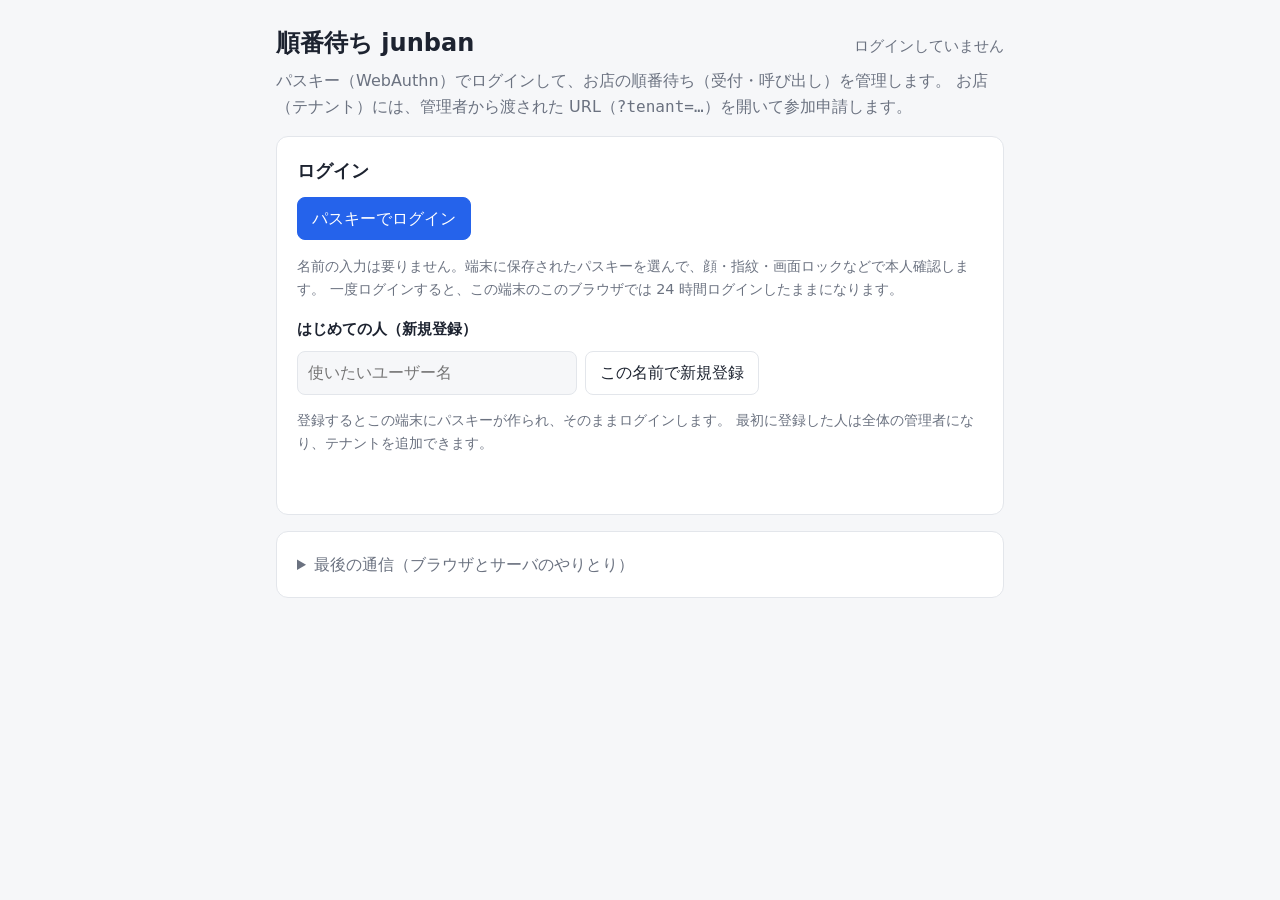
<file: cpp/html/index.html>
<!DOCTYPE html>
<html lang="ja">
<head>
<meta charset="utf-8">
<meta name="viewport" content="width=device-width, initial-scale=1">
<title>順番待ち junban（ログイン）</title>
<style>
  :root {
    --bg: #f6f7f9; --card: #ffffff; --fg: #1d2330; --muted: #6b7280; --line: #e3e6eb;
    --accent: #2563eb; --accent-fg: #ffffff; --danger: #dc2626; --ok: #15803d;
    --bulb-off: #cbd2dc; --glow: #facc15; --code: #f1f3f6;
  }
  @media (prefers-color-scheme: dark) {
    :root {
      --bg: #12151b; --card: #1b2028; --fg: #e6e9ef; --muted: #9aa3b2; --line: #2c333e;
      --accent: #5b8cff; --accent-fg: #0b1020; --danger: #f87171; --ok: #4ade80;
      --bulb-off: #3a4250; --glow: #fde047; --code: #232a35;
    }
  }
  * { box-sizing: border-box; }
  body {
    margin: 0; background: var(--bg); color: var(--fg);
    font-family: system-ui, -apple-system, "Segoe UI", "Hiragino Sans", "Noto Sans JP", sans-serif;
    line-height: 1.6;
  }
  main { max-width: 760px; margin: 0 auto; padding: 24px 16px 64px; }
  header { display: flex; justify-content: space-between; align-items: baseline; gap: 12px; flex-wrap: wrap; }
  h1 { font-size: 1.5rem; margin: 0; }
  h1 a { color: inherit; text-decoration: none; }
  h2 { font-size: 1.1rem; margin: 0 0 12px; }
  h3 { font-size: .95rem; margin: 16px 0 4px; font-weight: 600; }
  .who { color: var(--muted); font-size: .95rem; }
  .who b { color: var(--fg); }
  .card { background: var(--card); border: 1px solid var(--line); border-radius: 12px; padding: 20px; margin-top: 16px; }
  .card.pending { border-color: var(--glow); }
  .lead { color: var(--muted); margin: 6px 0 0; }
  button {
    font: inherit; border: 1px solid var(--line); background: var(--card); color: var(--fg);
    padding: 8px 14px; border-radius: 8px; cursor: pointer;
  }
  button.primary { background: var(--accent); border-color: var(--accent); color: var(--accent-fg); }
  button.danger { color: var(--danger); }
  button:disabled { opacity: .45; cursor: not-allowed; }
  input[type=text] {
    font: inherit; padding: 8px 10px; border-radius: 8px; border: 1px solid var(--line);
    background: var(--bg); color: var(--fg); width: 100%; max-width: 280px;
  }
  .row { display: flex; gap: 8px; flex-wrap: wrap; align-items: center; margin-top: 10px; }
  .msg { min-height: 1.6em; margin-top: 10px; font-size: .95rem; }
  .msg.err { color: var(--danger); }
  .msg.ok { color: var(--ok); }
  a { color: var(--accent); }

  .toggle {
    position: relative; width: 72px; height: 40px; border-radius: 20px; padding: 0;
    background: var(--bulb-off); border: none;
  }
  .toggle::after {
    content: ""; position: absolute; top: 4px; left: 4px; width: 32px; height: 32px;
    border-radius: 50%; background: #fff; transition: left .2s;
  }
  .toggle.on { background: var(--accent); }
  .toggle.on::after { left: 36px; }

  /* 一覧 */
  .item { display: flex; justify-content: space-between; align-items: center; gap: 8px;
          flex-wrap: wrap; padding: 8px 0; border-top: 1px solid var(--line); }
  .item:first-child { border-top: none; }
  .item .meta { font-size: .85rem; color: var(--muted); word-break: break-all; }
  .item .row { margin-top: 0; }
  .badge { display: inline-block; font-size: .75rem; padding: 1px 8px; border-radius: 999px;
           margin-left: 6px; border: 1px solid var(--line); color: var(--muted); }
  .badge.pending { border-color: var(--glow); color: var(--fg); }
  .badge.me { border-color: var(--accent); color: var(--accent); }
  .badge.admin { border-color: var(--ok); color: var(--ok); }
  .dot { display: inline-block; width: 10px; height: 10px; border-radius: 50%;
         background: var(--bulb-off); margin-right: 6px; vertical-align: middle; }
  .dot.on { background: var(--glow); }

  table { width: 100%; border-collapse: collapse; font-size: .85rem; }
  th, td { text-align: left; padding: 6px 8px; border-top: 1px solid var(--line); vertical-align: top; }
  th { color: var(--muted); font-weight: 600; white-space: nowrap; width: 9.5em; }
  td code { word-break: break-all; }
  .key { border: 1px solid var(--line); border-radius: 10px; padding: 10px 12px; margin-top: 12px; overflow-x: auto; }
  .key-head { display: flex; justify-content: space-between; align-items: center; gap: 8px; }
  code, pre { font-family: ui-monospace, "Cascadia Mono", Consolas, monospace; }
  pre {
    background: var(--code); padding: 12px; border-radius: 8px; overflow: auto;
    font-size: .8rem; max-height: 360px; margin: 8px 0 0;
  }
  details summary { cursor: pointer; color: var(--muted); }
  .note { font-size: .9rem; color: var(--muted); }
  .hidden { display: none !important; }
  .qr-box { display: flex; gap: 16px; align-items: center; flex-wrap: wrap;
            padding: 8px 0 12px; }
  .qr-box svg { flex: none; border-radius: 8px; }
  .qr-box .meta { font-size: .85rem; color: var(--muted); word-break: break-all; max-width: 420px; }
</style>
</head>
<body>
<main>
  <header>
    <h1><a href="index.html">順番待ち junban</a></h1>
    <div class="who" id="who">ログインしていません</div>
  </header>
  <p class="lead">
    パスキー（WebAuthn）でログインして、お店の順番待ち（受付・呼び出し）を管理します。
    お店（テナント）には、管理者から渡された URL（<code>?tenant=…</code>）を開いて参加申請します。
  </p>

  <!-- URL でテナントを指定したとき -->
  <section class="card hidden" id="tenantCard">
    <h2 id="tenantName">テナント</h2>
    <div id="tenantBody"></div>
    <div class="msg" id="msgTenant"></div>
  </section>

  <section class="card hidden" id="tenantMembersCard">
    <h2>テナントのメンバー</h2>
    <p class="note">
      このテナントの管理者は、参加申請を「管理者」か「一般」として承認したり、却下・外したりできます。
    </p>
    <div id="tenantMembers"></div>
    <div class="msg" id="msgMembers"></div>
    <div class="hidden" id="tenantInviteBox">
      <h3 class="note">メンバーを招待</h3>
      <p class="note">この QR コードか URL を渡してください。開いた人がログインして参加申請すると、ここに出てきます。</p>
      <div id="tenantInvite"></div>
    </div>
  </section>

  <section class="card" id="loggedOut">
    <h2>ログイン</h2>
    <div class="row">
      <button class="primary" id="btnLogin">パスキーでログイン</button>
    </div>
    <p class="note">名前の入力は要りません。端末に保存されたパスキーを選んで、顔・指紋・画面ロックなどで本人確認します。
      一度ログインすると、この端末のこのブラウザでは 24 時間ログインしたままになります。</p>
    <h3>はじめての人（新規登録）</h3>
    <div class="row">
      <input type="text" id="user" placeholder="使いたいユーザー名" autocomplete="username" maxlength="64">
      <button id="btnSignup">この名前で新規登録</button>
    </div>
    <p class="note">登録するとこの端末にパスキーが作られ、そのままログインします。
      最初に登録した人は全体の管理者になり、テナントを追加できます。</p>
    <div class="msg" id="msgOut"></div>
  </section>

  <section class="card hidden" id="tenantsCard">
    <h2 id="tenantsTitle">あなたのテナント</h2>
    <div id="tenants"></div>
    <div class="hidden" id="addTenant">
      <div class="row">
        <input type="text" id="tenantNew" placeholder="テナント名" maxlength="64">
        <button id="btnAddTenant">テナントを追加</button>
      </div>
      <p class="note">追加すると URL ができます。その URL をテナントの人に渡してください。
        最初に参加申請した人が、そのテナントの管理者になります。</p>
    </div>
    <div class="msg" id="msgTenants"></div>
  </section>

  <!-- 一般のアカウント: 全体の管理者に申請する -->
  <section class="card hidden" id="adminRequestCard">
    <h2>全体の管理者</h2>
    <div id="adminRequestBody"></div>
    <div class="msg" id="msgAdminRequest"></div>
  </section>

  <!-- 全体の管理者: 申請の承認、管理者の一覧、アカウントの削除 -->
  <section class="card hidden" id="accountsCard">
    <h2>全体の管理者の仕事</h2>
    <p class="note">全体の管理者は、テナントの追加・削除、全体の管理者への申請の承認、アカウントの削除ができます。</p>
    <h3 class="note">全体の管理者への申請</h3>
    <div id="adminRequests"></div>
    <h3 class="note">いまの全体の管理者</h3>
    <div id="admins"></div>
    <h3 class="note">アカウントを探して削除</h3>
    <div class="row">
      <input type="text" id="accountSearch" placeholder="ユーザー名（一部でも可）" maxlength="64">
    </div>
    <div id="accounts"></div>
    <div class="msg" id="msgAccounts"></div>
  </section>

  <section class="card hidden" id="loggedIn">
    <h2>サーバが保存しているもの</h2>
    <p class="note">
      パスキー 1 つにつき、公開鍵とその付帯情報だけを保存しています。
      顔や指紋のデータ、秘密鍵、パスワードは端末から出てこないので、ここにはありません。
    </p>
    <div id="keys"></div>
    <div class="row">
      <button id="btnAdd">この端末のパスキーを追加</button>
      <button id="btnLogout">ログアウト</button>
    </div>
    <div class="msg" id="msgIn"></div>
  </section>

  <section class="card">
    <details>
      <summary>最後の通信（ブラウザとサーバのやりとり）</summary>
      <pre id="log">まだありません</pre>
    </details>
  </section>
</main>

<script src="qr.js"></script>
<script>
"use strict";

const TOKEN_KEY = "access_token";
let token = "";
// localStorage に置く（タブを閉じたり QR コードから開き直してもログインしたまま。サーバ側のセッションは 24 時間）
try { token = localStorage.getItem(TOKEN_KEY) || ""; } catch (e) {}

// ?tenant=<guid> で開いたときのテナント
const TENANT = new URLSearchParams(location.search).get("tenant") || "";

const $ = (id) => document.getElementById(id);
const ROLE_LABEL = { admin: "管理者", member: "一般" };

// ---------- base64url <-> ArrayBuffer ----------
function b64uToBuf(s) {
  s = s.replace(/-/g, "+").replace(/_/g, "/");
  while (s.length % 4) s += "=";
  const bin = atob(s);
  const b = new Uint8Array(bin.length);
  for (let i = 0; i < bin.length; i++) b[i] = bin.charCodeAt(i);
  return b.buffer;
}
function bufToB64u(buf) {
  const b = new Uint8Array(buf);
  let s = "";
  for (let i = 0; i < b.length; i++) s += String.fromCharCode(b[i]);
  return btoa(s).replace(/\+/g, "-").replace(/\//g, "_").replace(/=+$/, "");
}

// サーバの options（JSON）を navigator.credentials に渡せる形にする
function toCreateOptions(pk) {
  if (window.PublicKeyCredential && PublicKeyCredential.parseCreationOptionsFromJSON) {
    return PublicKeyCredential.parseCreationOptionsFromJSON(pk);
  }
  const o = structuredClone(pk);
  o.challenge = b64uToBuf(pk.challenge);
  o.user.id = b64uToBuf(pk.user.id);
  o.excludeCredentials = (pk.excludeCredentials || []).map(c => ({ ...c, id: b64uToBuf(c.id) }));
  return o;
}
function toGetOptions(pk) {
  if (window.PublicKeyCredential && PublicKeyCredential.parseRequestOptionsFromJSON) {
    return PublicKeyCredential.parseRequestOptionsFromJSON(pk);
  }
  const o = structuredClone(pk);
  o.challenge = b64uToBuf(pk.challenge);
  o.allowCredentials = (pk.allowCredentials || []).map(c => ({ ...c, id: b64uToBuf(c.id) }));
  return o;
}

// 認証器の応答をサーバに送る JSON（PublicKeyCredential.toJSON() と同じ形）にする
function credToJSON(cred) {
  const r = cred.response;
  const out = {
    id: cred.id,
    rawId: bufToB64u(cred.rawId),
    type: cred.type,
    authenticatorAttachment: cred.authenticatorAttachment || null,
    clientExtensionResults: cred.getClientExtensionResults ? cred.getClientExtensionResults() : {},
    response: { clientDataJSON: bufToB64u(r.clientDataJSON) },
  };
  if (r.attestationObject) {
    out.response.attestationObject = bufToB64u(r.attestationObject);
    out.response.transports = r.getTransports ? r.getTransports() : [];
  } else {
    out.response.authenticatorData = bufToB64u(r.authenticatorData);
    out.response.signature = bufToB64u(r.signature);
    out.response.userHandle = r.userHandle ? bufToB64u(r.userHandle) : null;
  }
  return out;
}

// ---------- API ----------
const logLines = [];
function log(title, obj) {
  logLines.push("// " + title + "\n" + JSON.stringify(obj, null, 2));
  while (logLines.length > 4) logLines.shift();
  $("log").textContent = logLines.join("\n\n");
}

// quiet: 定期確認のときは通信ログに出さない
async function api(path, body, quiet) {
  const h = { "Content-Type": "application/json" };
  if (token) h.Authorization = "Bearer " + token;
  const res = await fetch(path, { method: "POST", headers: h, body: JSON.stringify(body || {}) });
  const j = await res.json();
  if (!quiet) {
    log("→ " + path, body || {});
    log("← " + path, j);
  }
  return j;
}

function setToken(t) {
  token = t || "";
  try {
    if (token) localStorage.setItem(TOKEN_KEY, token);
    else localStorage.removeItem(TOKEN_KEY);
  } catch (e) {}
}

function showMsg(id, text, kind) {
  const el = $(id);
  el.textContent = text || "";
  el.className = "msg" + (kind ? " " + kind : "");
}

function el(tag, attrs, ...children) {
  const e = document.createElement(tag);
  for (const [k, v] of Object.entries(attrs || {})) {
    if (k === "class") e.className = v;
    else if (k === "onclick") e.onclick = v;
    else if (k === "text") e.textContent = v;
    else e.setAttribute(k, v);
  }
  for (const c of children) if (c != null) e.append(c);
  return e;
}

function badge(text, cls) {
  return el("span", { class: "badge" + (cls ? " " + cls : ""), text });
}

function utcToLocal(s) {
  if (!s) return "";
  const d = new Date(s.replace(" ", "T") + "Z");
  return isNaN(d) ? s : d.toLocaleString();
}

function tenantUrl(guid) {
  return location.origin + location.pathname + "?tenant=" + guid;
}

// WebAuthn のエラーを人が読める文に
function webauthnError(e) {
  if (!e) return "失敗しました";
  if (e.name === "NotAllowedError") return "キャンセルされたか、時間切れになりました";
  if (e.name === "InvalidStateError") return "このパスキーはもう登録されています";
  if (e.name === "SecurityError") return "このページのドメインではパスキーを使えません（https か localhost が必要です）";
  return e.message || String(e);
}

function supported() {
  return window.isSecureContext && window.PublicKeyCredential && navigator.credentials;
}

// ---------- 登録 / ログイン ----------
async function register(mode) {
  const msgId = mode === "add" ? "msgIn" : "msgOut";
  if (!supported()) return showMsg(msgId, "このブラウザ（またはこの URL）ではパスキーを使えません", "err");
  const body = mode === "add" ? {} : { user: $("user").value.trim() };
  if (mode !== "add") setToken("");
  const o = await api("/api/passkey/v0/register_options", body);
  if (o.status !== "success") return showMsg(msgId, "登録できません: " + o.message, "err");
  let cred;
  try {
    showMsg(msgId, "端末の指示に従ってください…");
    cred = await navigator.credentials.create({ publicKey: toCreateOptions(o.publicKey) });
  } catch (e) {
    return showMsg(msgId, webauthnError(e), "err");
  }
  const payload = credToJSON(cred);
  payload.name = deviceName();
  const r = await api("/api/passkey/v0/register_verify", payload);
  if (r.status !== "success") return showMsg(msgId, "サーバが受け付けませんでした: " + r.message, "err");
  if (r.access_token) setToken(r.access_token);
  showMsg("msgOut", "");
  await refreshAll();
  showMsg("msgIn", mode === "add" ? "パスキーを追加しました"
    : r.role === "admin" ? "登録してログインしました（最初のメンバーなので全体の管理者です）"
    : "登録してログインしました", "ok");
}

async function login() {
  if (!supported()) return showMsg("msgOut", "このブラウザ（またはこの URL）ではパスキーを使えません", "err");
  // 名前は聞かない。allowCredentials を空にして、端末に保存されたパスキーから選んでもらう
  setToken("");
  const o = await api("/api/passkey/v0/login_options", {});
  if (o.status !== "success") return showMsg("msgOut", "ログインできません: " + o.message, "err");
  let cred;
  try {
    showMsg("msgOut", "端末の指示に従ってください…");
    cred = await navigator.credentials.get({ publicKey: toGetOptions(o.publicKey) });
  } catch (e) {
    return showMsg("msgOut", webauthnError(e), "err");
  }
  const r = await api("/api/passkey/v0/login_verify", credToJSON(cred));
  if (r.status !== "success") return showMsg("msgOut", "ログインできませんでした: " + r.message, "err");
  setToken(r.access_token);
  showMsg("msgOut", "");
  await refreshAll();
  showMsg("msgIn", "ログインしました", "ok");
}

function deviceName() {
  const ua = navigator.userAgent;
  if (/iPhone/.test(ua)) return "iPhone";
  if (/iPad/.test(ua)) return "iPad";
  if (/Android/.test(ua)) return "Android";
  if (/Windows/.test(ua)) return "Windows";
  if (/Mac OS X/.test(ua)) return "Mac";
  if (/Linux/.test(ua)) return "Linux";
  return "passkey";
}

async function logout() {
  await api("/api/passkey/v0/logout", {});
  setToken("");
  await refreshAll();
}

// ---------- 画面の更新 ----------
let me = "";
let myRole = null;
let myAdminRequested = false;

async function refreshMe(quiet) {
  me = "";
  myRole = null;
  myAdminRequested = false;
  if (token) {
    const r = await api("/api/passkey/v0/me", {}, quiet);
    if (r.status === "success") {
      me = r.user;
      myRole = r.role;
      myAdminRequested = r.admin_requested;
    } else {
      setToken("");
    }
  }
  $("loggedOut").classList.toggle("hidden", !!me);
  $("loggedIn").classList.toggle("hidden", !me);
  $("tenantsCard").classList.toggle("hidden", !me);
  $("accountsCard").classList.toggle("hidden", myRole !== "admin");
  $("adminRequestCard").classList.toggle("hidden", !me || myRole === "admin");
  renderAdminRequestCard();
  $("addTenant").classList.toggle("hidden", myRole !== "admin");
  $("tenantsTitle").textContent = myRole === "admin" ? "テナント（全体の管理者には全部見えます）" : "あなたのテナント";
  $("who").innerHTML = "";
  if (me) {
    $("who").append(el("b", { text: me }), myRole === "admin" ? "（全体の管理者）でログイン中" : " でログイン中");
  } else {
    $("who").textContent = "ログインしていません";
  }
}

// 内容が変わったときだけ描き直す（定期確認でボタンがちらつかないように）
function render(box, key, build) {
  if (box.dataset.key === key) return;
  box.dataset.key = key;
  box.innerHTML = "";
  build();
}

async function refreshAll(quiet) {
  await refreshMe(quiet);
  const jobs = [refreshTenant(quiet)];
  if (me) jobs.push(refreshTenants(quiet), refreshKeys(quiet));
  if (myRole === "admin") jobs.push(refreshAccounts(quiet));
  await Promise.all(jobs);
}

// ---------- URL で開いたテナント ----------
let current = null;     // /api/tenant/v0/get の tenant

async function refreshTenant(quiet) {
  $("tenantCard").classList.toggle("hidden", !TENANT);
  if (!TENANT) {
    $("tenantMembersCard").classList.add("hidden");
    return;
  }
  const r = await api("/api/tenant/v0/get", { tenant: TENANT }, quiet);
  const body = $("tenantBody");
  if (r.status !== "success") {
    current = null;
    $("tenantName").textContent = "テナント";
    render(body, "error:" + r.message, () => body.append(el("p", { class: "msg err",
      text: r.message === "unknown tenant" ? "このテナントは見つかりません（削除されたか、URL が違います）"
        : "読み込めません: " + r.message })));
    $("tenantMembersCard").classList.add("hidden");
    return;
  }
  current = r.tenant;
  const t = current;
  $("tenantName").textContent = t.name;
  render(body, JSON.stringify([me, t]), () => {
    if (!me) {
      body.append(el("p", { class: "note", text: "ログイン（はじめての人は新規登録）すると、このテナントに参加申請できます。" }));
      return;
    }
    if (!t.my_status) {
      body.append(
        el("p", { class: "note", text: "このテナントのメンバーではありません。参加申請すると、テナントの管理者が承認します。" +
          "（管理者がまだいないテナントなら、申請した人がそのまま管理者になります）" }),
        el("div", { class: "row" }, el("button", { class: "primary", id: "btnJoin", text: "このテナントに参加申請", onclick: joinTenant })));
      return;
    }
    if (t.my_status === "pending") {
      $("tenantCard").classList.add("pending");
      body.append(
        el("p", { text: "承認待ちです。お店の管理者が承認すると、このページを開いたままで使えるようになります。" }),
        el("div", { class: "row" }, el("button", { text: "申請を取り下げる", onclick: leaveTenant })));
      return;
    }
    $("tenantCard").classList.remove("pending");
    // 店（テナント）のメンバーは順番待ちの管理画面へ
    const q = "?tenant=" + encodeURIComponent(t.tenant);
    body.append(
      el("div", { class: "row" },
        el("a", { href: "staff.html" + q, text: "順番待ちの管理画面を開く", style: "font-weight:700;font-size:1.1rem" }),
        el("a", { href: "take.html" + q, target: "_blank", text: "お客さんの受付ページ" })),
      el("p", { class: "note", text: "あなたはこのお店の" + ROLE_LABEL[t.my_role] + " ・ メンバー " + t.member_count + " 人" }),
      el("div", { class: "row" }, el("button", { text: "このテナントを抜ける", onclick: leaveTenant })));
  });
  $("tenantCard").classList.toggle("pending", !!me && t.my_status === "pending");
  const isMember = t.my_status === "approved";
  $("tenantMembersCard").classList.toggle("hidden", !isMember);
  if (isMember) await refreshTenantMembers(quiet);
}

async function refreshTenantMembers(quiet) {
  const r = await api("/api/tenant/v0/members", { tenant: TENANT }, quiet);
  const box = $("tenantMembers");
  if (r.status !== "success") return;
  const isAdmin = r.me.role === "admin";
  // 招待用の QR（テナントの管理者だけ）
  $("tenantInviteBox").classList.toggle("hidden", !isAdmin);
  const inv = $("tenantInvite");
  render(inv, isAdmin ? TENANT : "", () => {
    if (isAdmin) inv.append(qrPanel(tenantUrl(TENANT), () => copyUrl({ tenant: TENANT, name: current ? current.name : "" })));
  });
  render(box, JSON.stringify([isAdmin, r.member_list]), () => {
    // 承認待ちを上に
    const list = r.member_list.slice().sort((a, b) =>
      (a.status === "pending" ? 0 : 1) - (b.status === "pending" ? 0 : 1));
    for (const m of list) {
      const left = el("div", {}, el("b", { text: m.user }),
        m.user === me ? badge("自分", "me") : null,
        m.status === "pending" ? badge("承認待ち", "pending") : badge(ROLE_LABEL[m.role], m.role === "admin" ? "admin" : ""),
        el("div", { class: "meta", text: "申請 " + utcToLocal(m.created_at) + (m.approved_by && m.approved_by !== m.user
          ? " ・ " + m.approved_by + " が承認" : "") }));
      const btns = el("div", { class: "row" });
      if (isAdmin && m.status === "pending") {
        btns.append(
          el("button", { class: "primary", "data-role": "member", text: "一般として承認", onclick: () => approveMember(m.user, "member") }),
          el("button", { "data-role": "admin", text: "管理者として承認", onclick: () => approveMember(m.user, "admin") }));
      }
      if (isAdmin && m.user !== me) {
        btns.append(el("button", { class: "danger", text: m.status === "pending" ? "却下" : "外す",
          onclick: () => removeMember(m) }));
      }
      box.append(el("div", { class: "item" }, left, btns));
    }
  });
}

async function joinTenant() {
  const r = await api("/api/tenant/v0/join", { tenant: TENANT });
  if (r.status !== "success") return showMsg("msgTenant", "申請できません: " + r.message, "err");
  showMsg("msgTenant", r.member.status === "approved"
    ? "参加しました（最初の 1 人なので、このテナントの管理者です）" : "参加申請しました。承認を待っています", "ok");
  await refreshAll();
}

async function leaveTenant() {
  const pending = current && current.my_status === "pending";
  if (!confirm(pending ? "参加申請を取り下げますか？" : "このテナントを抜けますか？")) return;
  const r = await api("/api/tenant/v0/leave", { tenant: TENANT });
  if (r.message === "last admin cannot leave") {
    return showMsg("msgTenant", "このテナントの管理者があなた 1 人なので抜けられません。先に誰かを管理者として承認してください", "err");
  }
  if (r.status !== "success") return showMsg("msgTenant", "抜けられません: " + r.message, "err");
  showMsg("msgTenant", pending ? "申請を取り下げました" : "テナントを抜けました", "ok");
  await refreshAll();
}

async function approveMember(user, role) {
  const r = await api("/api/tenant/v0/approve", { tenant: TENANT, user, role });
  if (r.status !== "success") return showMsg("msgMembers", "承認できません: " + r.message, "err");
  showMsg("msgMembers", user + " を" + ROLE_LABEL[role] + "として承認しました", "ok");
  await refreshAll();
}

async function removeMember(m) {
  const what = m.status === "pending" ? "の申請を却下" : "をこのテナントから外";
  if (!confirm("「" + m.user + "」" + what + "しますか？")) return;
  const r = await api("/api/tenant/v0/remove", { tenant: TENANT, user: m.user });
  if (r.status !== "success") return showMsg("msgMembers", "できません: " + r.message, "err");
  showMsg("msgMembers", m.user + (m.status === "pending" ? " の申請を却下しました" : " を外しました"), "ok");
  await refreshAll();
}

// ---------- テナントの一覧（全体の管理者は追加・削除も） ----------
// テナントの URL の QR コードと URL を並べた部品。QR は qr.wasm で作る（qr.js）
function qrPanel(url, onCopy) {
  const box = el("div", { class: "qr-box" });
  const info = el("div", { class: "meta" }, el("div", { text: url }));
  if (onCopy) info.append(el("div", { class: "row" }, el("button", { text: "URL をコピー", onclick: onCopy })));
  box.append(info);
  QR.svg(url, { size: 180 }).then((svg) => box.prepend(svg))
    .catch((e) => info.prepend(el("div", { class: "msg err", text: "QR コードを作れません: " + e.message })));
  return box;
}

// QR を開いているテナント（一覧を描き直しても開いたままにする）
const openQr = new Set();

async function refreshTenants(quiet) {
  const r = await api("/api/tenant/v0/list", {}, quiet);
  const box = $("tenants");
  if (r.status !== "success") return;
  render(box, JSON.stringify([myRole, r.tenant_list, [...openQr]]), () => {
    if (r.tenant_list.length === 0) {
      box.append(el("p", { class: "note", text: myRole === "admin" ? "テナントはまだありません。"
        : "まだどのテナントにも参加していません。テナントの管理者から URL をもらって開いてください。" }));
    }
    for (const t of r.tenant_list) {
      const left = el("div", {},
        el("a", { href: "?tenant=" + t.tenant, text: t.name }),
        t.my_status === "pending" ? badge("承認待ち", "pending")
          : t.my_role ? badge(ROLE_LABEL[t.my_role], t.my_role === "admin" ? "admin" : "") : null,
        el("div", { class: "meta", text: "メンバー " + t.member_count + " 人" +
          (myRole === "admin" ? " ・ " + tenantUrl(t.tenant) : "") }));
      const btns = el("div", { class: "row" });
      if (myRole === "admin") {
        const open = openQr.has(t.tenant);
        btns.append(
          el("button", { class: "qr-toggle", text: open ? "QR を閉じる" : "QR コード", onclick: () => toggleQr(t) }),
          el("button", { text: "URL をコピー", onclick: () => copyUrl(t) }),
          el("button", { class: "danger", text: "削除", onclick: () => deleteTenant(t) }));
      }
      box.append(el("div", { class: "item" }, left, btns));
      if (myRole === "admin" && openQr.has(t.tenant)) box.append(qrPanel(tenantUrl(t.tenant)));
    }
  });
}

function toggleQr(t) {
  if (openQr.has(t.tenant)) openQr.delete(t.tenant);
  else openQr.add(t.tenant);
  refreshTenants(true);
}

async function copyUrl(t) {
  try {
    await navigator.clipboard.writeText(tenantUrl(t.tenant));
    showMsg("msgTenants", t.name + " の URL をコピーしました", "ok");
  } catch (e) {
    showMsg("msgTenants", tenantUrl(t.tenant), "");
  }
}

async function addTenant() {
  const name = $("tenantNew").value.trim();
  const r = await api("/api/tenant/v0/add", { name });
  if (r.status !== "success") return showMsg("msgTenants", "追加できません: " + r.message, "err");
  $("tenantNew").value = "";
  openQr.add(r.tenant.tenant);        // 追加したテナントは QR を開いておく
  showMsg("msgTenants", r.tenant.name + " を追加しました。URL: " + tenantUrl(r.tenant.tenant), "ok");
  await refreshAll();
}

async function deleteTenant(t) {
  if (!confirm("テナント「" + t.name + "」を削除しますか？（メンバーも消えます）")) return;
  const r = await api("/api/tenant/v0/delete", { tenant: t.tenant });
  if (r.status !== "success") return showMsg("msgTenants", "削除できません: " + r.message, "err");
  showMsg("msgTenants", t.name + " を削除しました", "ok");
  await refreshAll();
}

// ---------- 全体の管理者への申請（一般のアカウント） ----------
function renderAdminRequestCard() {
  const box = $("adminRequestBody");
  render(box, JSON.stringify([me, myRole, myAdminRequested]), () => {
    if (!me || myRole === "admin") return;
    if (myAdminRequested) {
      box.append(
        el("p", { text: "全体の管理者に申請中です。全体の管理者が承認すると、このページを開いたままでテナントの追加などができるようになります。" }),
        el("div", { class: "row" }, el("button", { text: "申請を取り下げる", onclick: cancelAdminRequest })));
    } else {
      box.append(
        el("p", { class: "note", text: "全体の管理者になると、テナントの追加・削除などができます。申請すると、いまの全体の管理者が承認します。" }),
        el("div", { class: "row" }, el("button", { id: "btnAdminRequest", text: "全体の管理者に申請", onclick: requestAdmin })));
    }
  });
}

async function requestAdmin() {
  const r = await api("/api/account/v0/admin_request", {});
  if (r.status !== "success") return showMsg("msgAdminRequest", "申請できません: " + r.message, "err");
  showMsg("msgAdminRequest", "全体の管理者に申請しました", "ok");
  await refreshAll();
}

async function cancelAdminRequest() {
  const r = await api("/api/account/v0/admin_request_cancel", {});
  if (r.status !== "success") return showMsg("msgAdminRequest", "取り下げられません: " + r.message, "err");
  showMsg("msgAdminRequest", "申請を取り下げました", "ok");
  await refreshAll();
}

// ---------- 全体の管理者の仕事 ----------
let accountList = [];

async function refreshAccounts(quiet) {
  const [q, a] = await Promise.all([
    api("/api/account/v0/admin_requests", {}, quiet),
    api("/api/account/v0/list", {}, quiet),
  ]);
  if (q.status === "success") {
    const box = $("adminRequests");
    render(box, JSON.stringify(q.request_list), () => {
      if (q.request_list.length === 0) box.append(el("p", { class: "note", text: "申請はありません。" }));
      for (const x of q.request_list) {
        box.append(el("div", { class: "item" },
          el("div", {}, el("b", { text: x.user }), badge("申請中", "pending"),
            el("div", { class: "meta", text: "申請 " + utcToLocal(x.created_at) + " ・ パスキー " + x.passkey_count + " 個" })),
          el("div", { class: "row" },
            el("button", { class: "primary", text: "承認", onclick: () => approveAdmin(x.user) }),
            el("button", { class: "danger", text: "却下", onclick: () => rejectAdmin(x.user) }))));
      }
    });
  }
  if (a.status === "success") {
    accountList = a.account_list;
    const admins = accountList.filter(x => x.role === "admin");
    const box = $("admins");
    render(box, JSON.stringify([me, admins]), () => {
      for (const x of admins) {
        box.append(el("div", { class: "item" },
          el("div", {}, el("b", { text: x.user }), x.user === me ? badge("自分", "me") : null,
            el("div", { class: "meta", text: x.approved_by && x.approved_by !== x.user
              ? x.approved_by + " が承認（" + utcToLocal(x.approved_at) + "）" : "最初の管理者" })),
          el("div", { class: "row" },
            el("button", { text: x.user === me ? "自分を一般に戻す" : "一般に戻す", onclick: () => demote(x.user) }))));
      }
    });
    renderAccountSearch();
  }
}

// 名前で絞り込んだアカウントだけを出す（何百人いても一覧から探さなくてよいように）
function renderAccountSearch() {
  const box = $("accounts");
  const q = $("accountSearch").value.trim().toLowerCase();
  const hits = q ? accountList.filter(x => x.user.toLowerCase().includes(q)) : [];
  render(box, JSON.stringify([me, q, hits]), () => {
    if (!q) return;
    if (hits.length === 0) box.append(el("p", { class: "note", text: "見つかりません。" }));
    for (const x of hits.slice(0, 20)) {
      const btns = el("div", { class: "row" });
      if (x.user !== me) btns.append(el("button", { class: "danger", text: "削除", onclick: () => deleteAccount(x) }));
      box.append(el("div", { class: "item" },
        el("div", {}, el("b", { text: x.user }), x.user === me ? badge("自分", "me") : null,
          x.role === "admin" ? badge("全体の管理者", "admin") : null,
          el("div", { class: "meta", text: "登録 " + utcToLocal(x.created_at) + " ・ パスキー " + x.passkey_count + " 個" })),
        btns));
    }
    if (hits.length > 20) box.append(el("p", { class: "note", text: "ほか " + (hits.length - 20) + " 件。もう少し絞り込んでください。" }));
  });
}

async function approveAdmin(user) {
  const r = await api("/api/account/v0/admin_approve", { user });
  if (r.status !== "success") return showMsg("msgAccounts", "承認できません: " + r.message, "err");
  showMsg("msgAccounts", user + " を全体の管理者にしました", "ok");
  await refreshAll();
}

async function rejectAdmin(user) {
  const r = await api("/api/account/v0/admin_reject", { user });
  if (r.status !== "success") return showMsg("msgAccounts", "却下できません: " + r.message, "err");
  showMsg("msgAccounts", user + " の申請を却下しました", "ok");
  await refreshAll();
}

async function demote(user) {
  if (user === me && !confirm("自分を一般に戻しますか？（テナントの追加などができなくなります）")) return;
  const r = await api("/api/account/v0/demote", { user });
  if (r.message === "last admin cannot be demoted") {
    return showMsg("msgAccounts", "全体の管理者が 1 人もいなくなるので、一般には戻せません", "err");
  }
  if (r.status !== "success") return showMsg("msgAccounts", "変更できません: " + r.message, "err");
  showMsg("msgAccounts", user + " を一般に戻しました", "ok");
  await refreshAll();
}

async function deleteAccount(a) {
  if (!confirm("「" + a.user + "」のアカウントを削除しますか？（パスキー、ログイン中のセッション、テナントの所属も消えます）")) return;
  const r = await api("/api/account/v0/delete", { user: a.user });
  if (r.status !== "success") return showMsg("msgAccounts", "削除できません: " + r.message, "err");
  showMsg("msgAccounts", a.user + " を削除しました", "ok");
  await refreshAll();
}

// ---------- 自分のパスキー ----------
const LABELS = {
  credential_id: "credential ID",
  public_key: "公開鍵 (COSE)",
  alg: "アルゴリズム",
  user_handle: "user handle",
  sign_count: "署名カウンタ",
  transports: "transports",
  backup_eligible: "同期できる",
  backed_up: "同期済み",
  aaguid: "AAGUID",
  last_used_at: "最後に使った",
  created_at: "登録した",
};

async function refreshKeys(quiet) {
  const r = await api("/api/passkey/v0/list", {}, quiet);
  const box = $("keys");
  if (r.status !== "success") return;
  render(box, JSON.stringify(r.passkey_list), () => {
    for (const p of r.passkey_list) {
      const table = el("table");
      for (const k of Object.keys(LABELS)) {
        let v = p[k];
        if (k === "alg") v = v === -7 ? "-7 (ES256)" : v === -257 ? "-257 (RS256)" : v;
        if (k === "transports") v = v.join(", ");
        if (k === "backup_eligible" || k === "backed_up") v = v ? "はい" : "いいえ";
        if (k === "last_used_at" || k === "created_at") v = utcToLocal(v);
        table.append(el("tr", {}, el("th", { text: LABELS[k] }),
          el("td", {}, el("code", { text: v == null || v === "" ? "—" : String(v) }))));
      }
      box.append(el("div", { class: "key" },
        el("div", { class: "key-head" }, el("b", { text: p.name }),
          el("button", { class: "danger", text: "削除", onclick: () => deleteKey(p, r.passkey_list.length) })),
        table));
    }
  });
}

async function deleteKey(p, count) {
  const warn = count <= 1
    ? "最後のパスキーです。消すとこのアカウントは削除されます（テナントの所属も消えます）。消しますか？"
    : "「" + p.name + "」を消しますか？（端末側のパスキーは残るので、端末の設定からも消してください）";
  if (!confirm(warn)) return;
  const r = await api("/api/passkey/v0/delete", { credential_id: p.credential_id });
  if (r.message === "last admin cannot leave") {
    return showMsg("msgIn", "全体の管理者があなた 1 人なので退会できません。先に誰かを全体の管理者にしてください", "err");
  }
  if (r.status !== "success") return showMsg("msgIn", "削除できません: " + r.message, "err");
  // 端末側にも「このパスキーはもう無い」と伝える（対応ブラウザのみ）
  try {
    if (PublicKeyCredential.signalUnknownCredential) {
      await PublicKeyCredential.signalUnknownCredential({ rpId: location.hostname, credentialId: p.credential_id });
    }
  } catch (e) {}
  // 最後の 1 本ならサーバがアカウントごと消している（トークンも無効）
  if (r.account_deleted) setToken("");
  await refreshAll();
  showMsg(r.account_deleted ? "msgOut" : "msgIn",
    r.account_deleted ? "アカウントを削除しました" : "削除しました", "ok");
}

// ---------- 起動 ----------
$("btnSignup").onclick = () => register("signup");
$("btnLogin").onclick = login;
$("btnAdd").onclick = () => register("add");
$("btnLogout").onclick = logout;
$("btnAddTenant").onclick = addTenant;
$("user").addEventListener("keydown", (e) => { if (e.key === "Enter") register("signup"); });
$("tenantNew").addEventListener("keydown", (e) => { if (e.key === "Enter") addTenant(); });
$("accountSearch").addEventListener("input", renderAccountSearch);

if (!supported()) {
  showMsg("msgOut", window.isSecureContext
    ? "このブラウザはパスキーに対応していません"
    : "パスキーは https か localhost でしか使えません（いまの URL: " + location.origin + "）", "err");
}

refreshAll();
// 承認された・メンバーが増えた、を拾う。
// 前の回が終わっていなければ飛ばす（サーバが遅いと回が重なって、詰まる一方になる）。
// タブが裏にある間は問い合わせない。
let polling = false;
setInterval(async () => {
  if (polling || document.hidden) return;
  polling = true;
  try { await refreshAll(true); } catch (e) {} finally { polling = false; }
}, 3000);
</script>
</body>
</html>
</file>
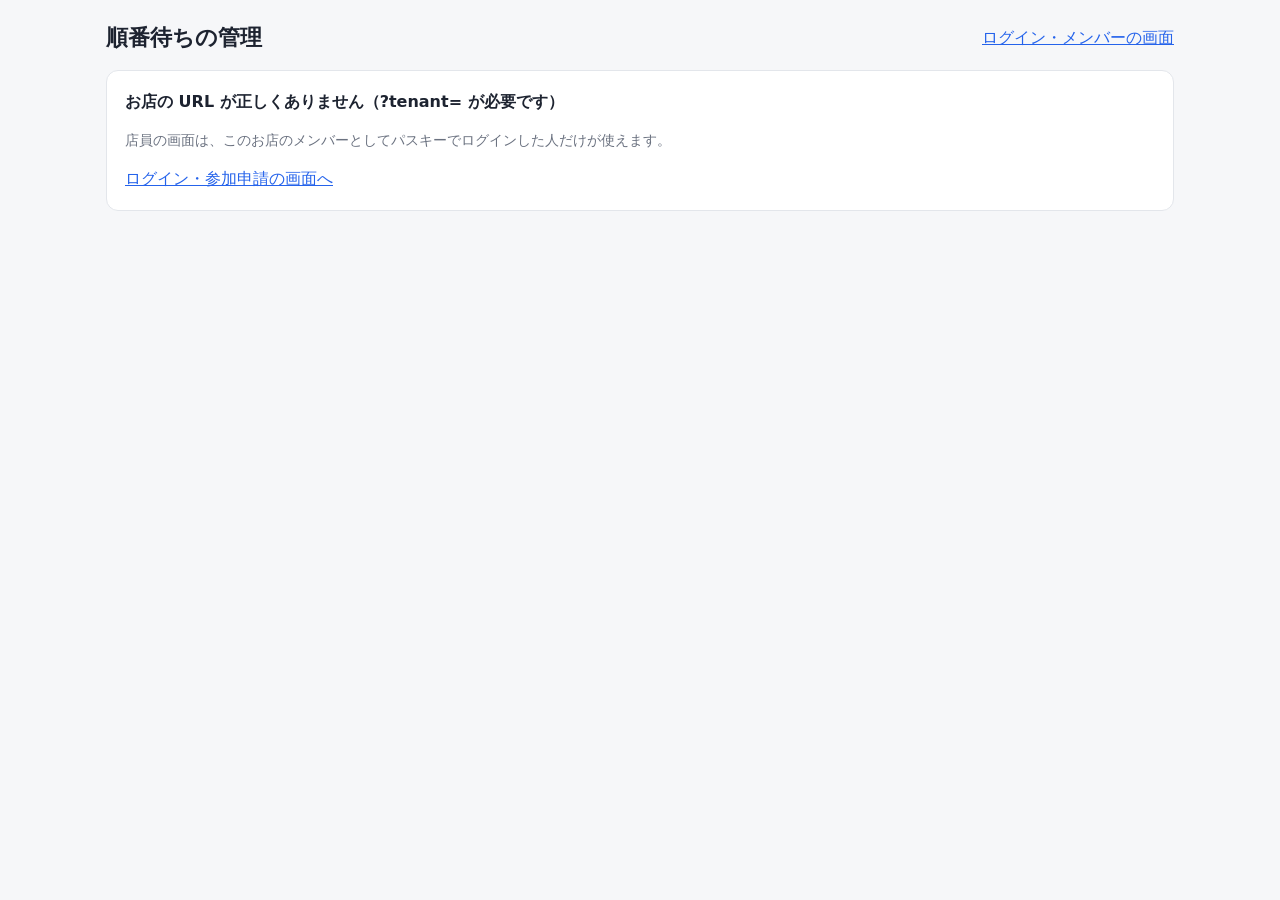
<file: cpp/html/staff.html>
<!DOCTYPE html>
<html lang="ja">
<head>
<meta charset="utf-8">
<meta name="viewport" content="width=device-width, initial-scale=1">
<title>順番待ちの管理</title>
<link rel="stylesheet" href="junban.css">
</head>
<body>
<main class="wide">
  <div class="row" style="justify-content:space-between;margin-top:0">
    <h1 id="storeName">順番待ちの管理</h1>
    <a id="toIndex" href="index.html">ログイン・メンバーの画面</a>
  </div>

  <div id="denied" class="card hidden">
    <b id="deniedText"></b>
    <p class="note">店員の画面は、このお店のメンバーとしてパスキーでログインした人だけが使えます。</p>
    <div class="row"><a id="loginLink" href="index.html">ログイン・参加申請の画面へ</a></div>
  </div>

  <div id="body" class="hidden">
    <div class="card">
      <div class="row" style="margin-top:0;justify-content:space-between">
        <div class="row" style="margin-top:0">
          <button id="accepting" class="toggle" aria-label="受付の開始・停止"></button>
          <b id="acceptingText"></b>
          <span id="summary" class="muted"></span>
        </div>
        <div class="row" style="margin-top:0">
          <button id="qrToggle">受付の QR コード</button>
          <a id="takeLink" href="#" target="_blank">受付ページ</a>
        </div>
      </div>
      <div id="qr" class="hidden"></div>
    </div>

    <div class="card">
      <h2>呼出中</h2>
      <div id="called"></div>
    </div>

    <div id="cols" class="cols" style="margin-top:14px"></div>

    <div class="card">
      <details>
        <summary id="doneSummary">終わった整理券</summary>
        <div id="done"></div>
      </details>
    </div>

    <div id="seatAdmin" class="card hidden">
      <h2>席の種類（管理者だけ）</h2>
      <div id="seatList"></div>
      <div class="row">
        <input type="text" id="seatNew" placeholder="例: カウンター">
        <button id="seatAdd">追加</button>
      </div>
      <p class="note">席の種類が 1 つもないときは、全員が 1 列に並びます。消した席に並んでいた人は「席の指定なし」に出ます。</p>
    </div>
    <div id="msg" class="msg"></div>
  </div>
</main>

<script src="qr.js"></script>
<script src="junban.js"></script>
<script>
"use strict";

const TENANT = PARAMS.get("tenant") || "";
const LABEL = { waiting: "待ち", called: "呼出中", seated: "案内済み", skipped: "不在", canceled: "取消" };
let q = null;          // /api/junban/v0/queue の結果
let qrOpen = false;

$("loginLink").href = "index.html?tenant=" + encodeURIComponent(TENANT);
$("toIndex").href = "index.html?tenant=" + encodeURIComponent(TENANT);
const TAKE_URL = new URL("take.html?tenant=" + encodeURIComponent(TENANT), location.href).href;
$("takeLink").href = TAKE_URL;

async function act(path, body, okText) {
  const r = await api(path, Object.assign({ tenant: TENANT }, body), true);
  if (r.status !== "success") showMsg("msg", msgOf(r), "err");
  else showMsg("msg", okText || "", "ok");
  await refresh();
  return r;
}

function ticketLine(t, buttons, cls) {
  const who = (t.seat_name ? t.seat_name + "・" : "") + t.people + " 名";
  let when = hhmm(t.created_at) + " 受付";
  if (t.status === "called") when += "・呼出 " + minutesAgo(t.called_at) + " 分前";
  return el("div", { class: "item" + (cls ? " " + cls : "") },
    el("div", {}, el("span", { class: "no", text: t.number }), el("span", { text: who }),
      el("div", { class: "meta", text: when + (t.status !== "waiting" && t.status !== "called" ? "・" + LABEL[t.status] : "") })),
    el("div", { class: "row" }, ...buttons));
}

function draw() {
  const tickets = q.tickets;
  const activeSeats = q.seats.filter((s) => s.active);
  const waiting = tickets.filter((t) => t.status === "waiting");
  const called = tickets.filter((t) => t.status === "called");
  const done = tickets.filter((t) => t.status !== "waiting" && t.status !== "called");

  $("storeName").textContent = q.name + " の順番待ち";
  document.title = "管理: " + q.name;
  $("accepting").className = "toggle" + (q.accepting ? " on" : "");
  $("acceptingText").textContent = q.accepting ? "受付中" : "受付停止中";
  $("summary").textContent = "待ち " + waiting.length + " 組・今日の受付 " + tickets.length + " 枚";

  // 分単位の経過時間も変わるので、分が変わったら描き直す
  const minute = Math.floor(Date.now() / 60000);

  render($("called"), JSON.stringify([called, minute]), () => {
    if (!called.length) $("called").append(el("p", { class: "note", text: "いま呼んでいる人はいません。" }));
    for (const t of called) {
      $("called").append(ticketLine(t, [
        el("button", { class: "primary", text: "案内済み", onclick: () => act("set_status", { number: t.number, status: "seated" }) }),
        el("button", { text: "不在", onclick: () => act("set_status", { number: t.number, status: "skipped" }) }),
        el("button", { text: "待ちに戻す", onclick: () => act("set_status", { number: t.number, status: "waiting" }) }),
      ], "called"));
    }
  });

  // 列: 席の種類ごと。席の種類がない店・消した席に並んでいる人は「席の指定なし」
  const cols = activeSeats.map((s) => ({ seat: s.seat, name: s.name }));
  const known = new Set(cols.map((c) => c.seat));
  const orphan = waiting.filter((t) => !known.has(t.seat));
  if (!cols.length || orphan.length) cols.push({ seat: 0, name: "席の指定なし", orphan: true });

  render($("cols"), JSON.stringify([cols, waiting]), () => {
    for (const c of cols) {
      const list = c.orphan ? waiting.filter((t) => !known.has(t.seat)) : waiting.filter((t) => t.seat === c.seat);
      const card = el("div", { class: "card" });
      const head = el("div", { class: "row", style: "margin-top:0;justify-content:space-between" },
        el("h2", { style: "margin:0", text: c.name + "　待ち " + list.length + " 組" }));
      // 「次を呼ぶ」はその列の先頭。消した席の人は番号ごとに呼ぶ
      if (!c.orphan || !activeSeats.length) {
        const b = el("button", { class: "call", text: "次を呼ぶ", onclick: () => act("call", { seat: c.seat }, "") });
        if (!list.length) b.disabled = true;
        head.append(b);
      }
      card.append(head);
      if (!list.length) card.append(el("p", { class: "note", text: "待っている人はいません。" }));
      for (const t of list) {
        card.append(ticketLine(t, [
          el("button", { text: "呼ぶ", onclick: () => act("set_status", { number: t.number, status: "called" }) }),
        ]));
      }
      $("cols").append(card);
    }
  });

  $("doneSummary").textContent = "終わった整理券（" + done.length + " 枚）";
  render($("done"), JSON.stringify(done), () => {
    for (const t of done.slice().reverse()) {
      const btns = [];
      if (t.status === "skipped" || t.status === "seated") {
        btns.push(el("button", { text: "待ちに戻す", onclick: () => act("set_status", { number: t.number, status: "waiting" }) }));
        btns.push(el("button", { text: "呼ぶ", onclick: () => act("set_status", { number: t.number, status: "called" }) }));
      }
      $("done").append(ticketLine(t, btns));
    }
  });

  $("seatAdmin").classList.toggle("hidden", q.my_role !== "admin");
  render($("seatList"), JSON.stringify([activeSeats, q.my_role]), () => {
    if (!activeSeats.length) $("seatList").append(el("p", { class: "note", text: "席の種類はまだありません。" }));
    for (const s of activeSeats) {
      $("seatList").append(el("div", { class: "item" }, el("b", { text: s.name }),
        el("div", { class: "row" },
          el("button", { text: "名前を変える", onclick: () => renameSeat(s) }),
          el("button", { class: "danger", text: "消す", onclick: () => deleteSeat(s) }))));
    }
  });
}

async function refresh() {
  if (!TENANT) {
    $("denied").classList.remove("hidden");
    $("deniedText").textContent = "お店の URL が正しくありません（?tenant= が必要です）";
    return;
  }
  const r = await api("queue", { tenant: TENANT }, true);
  if (r.status !== "success") {
    const denied = ["not logged in", "tenant member only", "unknown tenant"].includes(r.message);
    if (denied || !q) {
      $("denied").classList.remove("hidden");
      $("body").classList.add("hidden");
      $("deniedText").textContent = msgOf(r);
    } else {
      showMsg("msg", msgOf(r), "err");
    }
    return;
  }
  q = r;
  $("denied").classList.add("hidden");
  $("body").classList.remove("hidden");
  draw();
}

$("accepting").onclick = () => act("accepting", { on: !q.accepting }, q.accepting ? "受付を止めました" : "受付を始めました");

$("qrToggle").onclick = () => {
  qrOpen = !qrOpen;
  const box = $("qr");
  box.classList.toggle("hidden", !qrOpen);
  $("qrToggle").textContent = qrOpen ? "QR コードを閉じる" : "受付の QR コード";
  if (qrOpen && !box.childElementCount) {
    const wrap = el("div", { class: "qr-box" });
    const info = el("div", { class: "meta" }, el("div", { text: TAKE_URL }),
      el("div", { class: "note", text: "店頭に貼る QR コードです。お客さんはこれを読んで並びます。" }));
    wrap.append(info);
    box.append(wrap);
    QR.svg(TAKE_URL, { size: 200 }).then((svg) => wrap.prepend(svg))
      .catch((e) => info.prepend(el("div", { class: "msg err", text: "QR コードを作れません: " + e.message })));
  }
};

$("seatAdd").onclick = async () => {
  const name = $("seatNew").value.trim();
  const r = await act("seat_add", { name }, "「" + name + "」を追加しました");
  if (r.status === "success") $("seatNew").value = "";
};
$("seatNew").addEventListener("keydown", (e) => { if (e.key === "Enter") $("seatAdd").click(); });

async function renameSeat(s) {
  const name = prompt("「" + s.name + "」の新しい名前", s.name);
  if (name == null || name.trim() === s.name) return;
  await act("seat_rename", { seat: s.seat, name: name.trim() }, "名前を変えました");
}
async function deleteSeat(s) {
  if (!confirm("席の種類「" + s.name + "」を消しますか？")) return;
  await act("seat_delete", { seat: s.seat }, "「" + s.name + "」を消しました");
}

refresh();
poll(refresh, 3000);
</script>
</body>
</html>
</file>
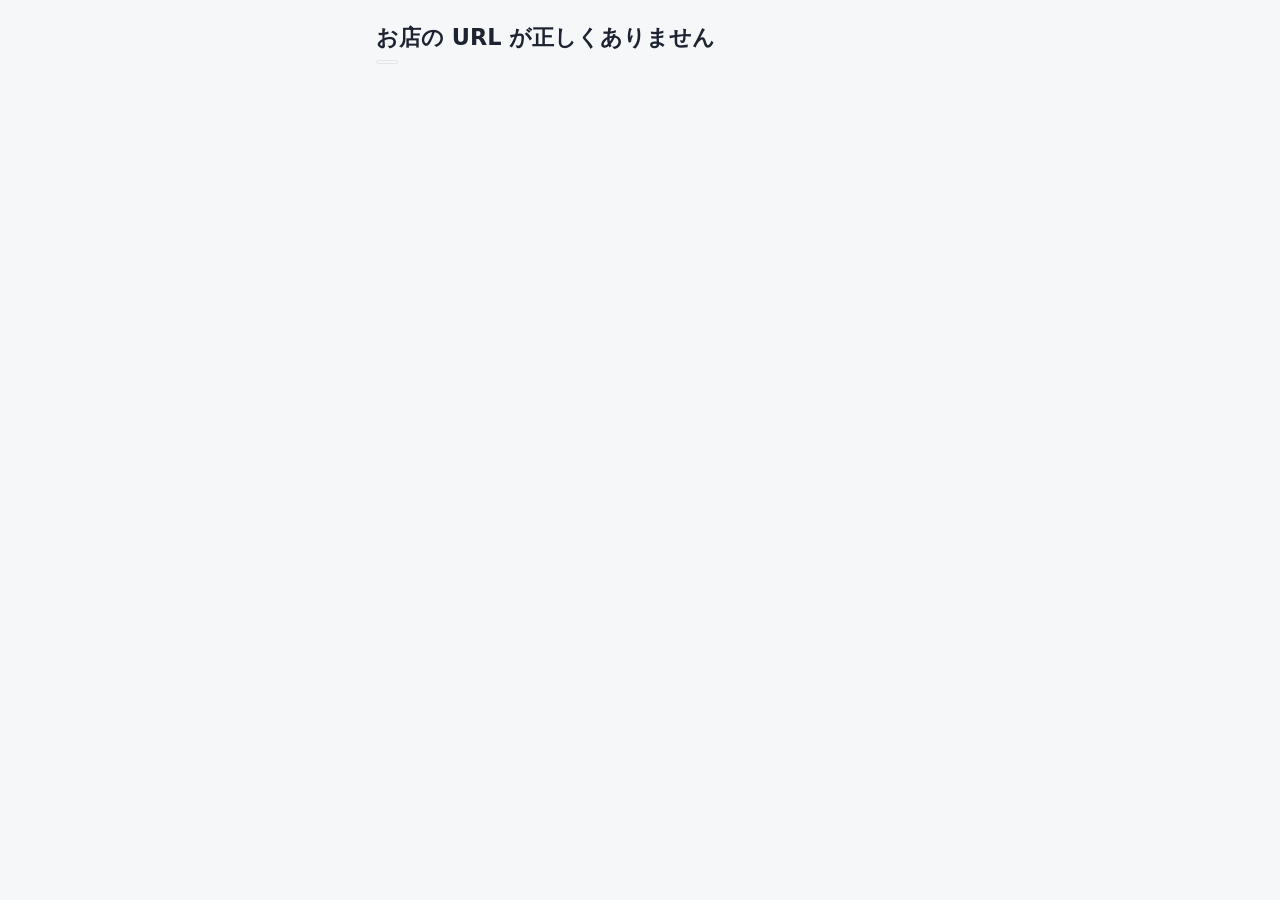
<file: cpp/html/take.html>
<!DOCTYPE html>
<html lang="ja">
<head>
<meta charset="utf-8">
<meta name="viewport" content="width=device-width, initial-scale=1">
<title>順番待ちの受付</title>
<link rel="stylesheet" href="junban.css">
</head>
<body>
<main>
  <h1 id="storeName">読み込み中…</h1>
  <div class="row" style="margin-top:4px">
    <span id="accepting" class="pill"></span>
    <span id="waitingAll" class="muted"></span>
  </div>

  <div id="mine" class="card hidden">
    <b>この端末で取った整理券があります</b>
    <div class="row"><a id="mineLink" href="#">整理券 <span id="mineNo"></span> の画面を開く</a></div>
  </div>

  <div id="form" class="hidden">
    <div id="seatCard" class="card hidden">
      <h2>席の種類</h2>
      <div id="seats" class="choices"></div>
    </div>

    <div class="card">
      <h2>人数</h2>
      <div class="stepper">
        <button id="minus" aria-label="1 人減らす">−</button>
        <span class="n"><span id="people">2</span></span><span>名</span>
        <button id="plus" aria-label="1 人増やす">＋</button>
      </div>
    </div>

    <div class="card">
      <button id="take" class="primary big">順番待ちに並ぶ</button>
      <div id="msg" class="msg"></div>
      <p class="note">並んだあとに出る画面で、呼ばれるまでの組数がわかります。</p>
    </div>
  </div>

  <div id="closed" class="card hidden">
    <b>いまは受付を止めています。</b>
    <p class="note">お店の方にお声がけください。</p>
  </div>
  <div id="loadMsg" class="msg"></div>
</main>

<script src="junban.js"></script>
<script>
"use strict";

const TENANT = PARAMS.get("tenant") || "";
let store = null;
let seat = null;      // 選んでいる席の id（席の種類がない店は 0）
let people = 2;

function setPeople(n) {
  people = Math.min(99, Math.max(1, n));
  $("people").textContent = people;
}
$("minus").onclick = () => setPeople(people - 1);
$("plus").onclick = () => setPeople(people + 1);
setPeople(2);

async function refresh() {
  if (!TENANT) {
    $("storeName").textContent = "お店の URL が正しくありません";
    return;
  }
  const r = await api("store", { tenant: TENANT });
  if (r.status !== "success") {
    if (!store) $("storeName").textContent = "順番待ち";
    showMsg("loadMsg", msgOf(r), "err");
    return;
  }
  showMsg("loadMsg", "");
  store = r.store;
  document.title = store.name + " の順番待ち";
  $("storeName").textContent = store.name;
  $("accepting").textContent = store.accepting ? "受付中" : "受付停止中";
  $("accepting").className = "pill " + (store.accepting ? "on" : "off");
  $("waitingAll").textContent = "いま " + store.waiting + " 組待ち";
  $("form").classList.toggle("hidden", !store.accepting);
  $("closed").classList.toggle("hidden", store.accepting);

  const seats = store.seats;
  $("seatCard").classList.toggle("hidden", seats.length === 0);
  if (seats.length === 0) seat = 0;
  else if (!seats.some((s) => s.seat === seat)) seat = seats[0].seat;
  drawSeats();
}

// 席の選択肢。選び直しはサーバに聞かずに描き直す
function drawSeats() {
  const seats = store.seats;
  render($("seats"), JSON.stringify([seats, seat]), () => {
    for (const s of seats) {
      $("seats").append(el("button", {
        class: "choice" + (s.seat === seat ? " sel" : ""),
        onclick: () => { seat = s.seat; drawSeats(); },
      }, el("b", { text: s.name }), el("span", { class: "muted", text: "待ち " + s.waiting + " 組" })));
    }
  });
}

// この端末で今日取った整理券がまだ有効なら、その画面へのリンクを出す
async function checkMine() {
  const t = savedTicket(TENANT);
  if (!t) return;
  const r = await api("ticket", { token: t });
  const ok = r.status === "success" && r.today && (r.ticket.status === "waiting" || r.ticket.status === "called");
  $("mine").classList.toggle("hidden", !ok);
  if (ok) {
    $("mineNo").textContent = r.ticket.number + " 番";
    $("mineLink").href = "ticket.html?t=" + encodeURIComponent(t);
  }
}

$("take").onclick = async () => {
  $("take").disabled = true;
  showMsg("msg", "受付しています…");
  const r = await api("take", { tenant: TENANT, seat: seat == null ? 0 : seat, people });
  if (r.status !== "success") {
    $("take").disabled = false;
    showMsg("msg", msgOf(r), "err");
    refresh();
    return;
  }
  saveTicket(TENANT, r.token);
  location.href = "ticket.html?t=" + encodeURIComponent(r.token) + "&new=1";
};

refresh();
checkMine();
poll(refresh, 10000);
</script>
</body>
</html>
</file>
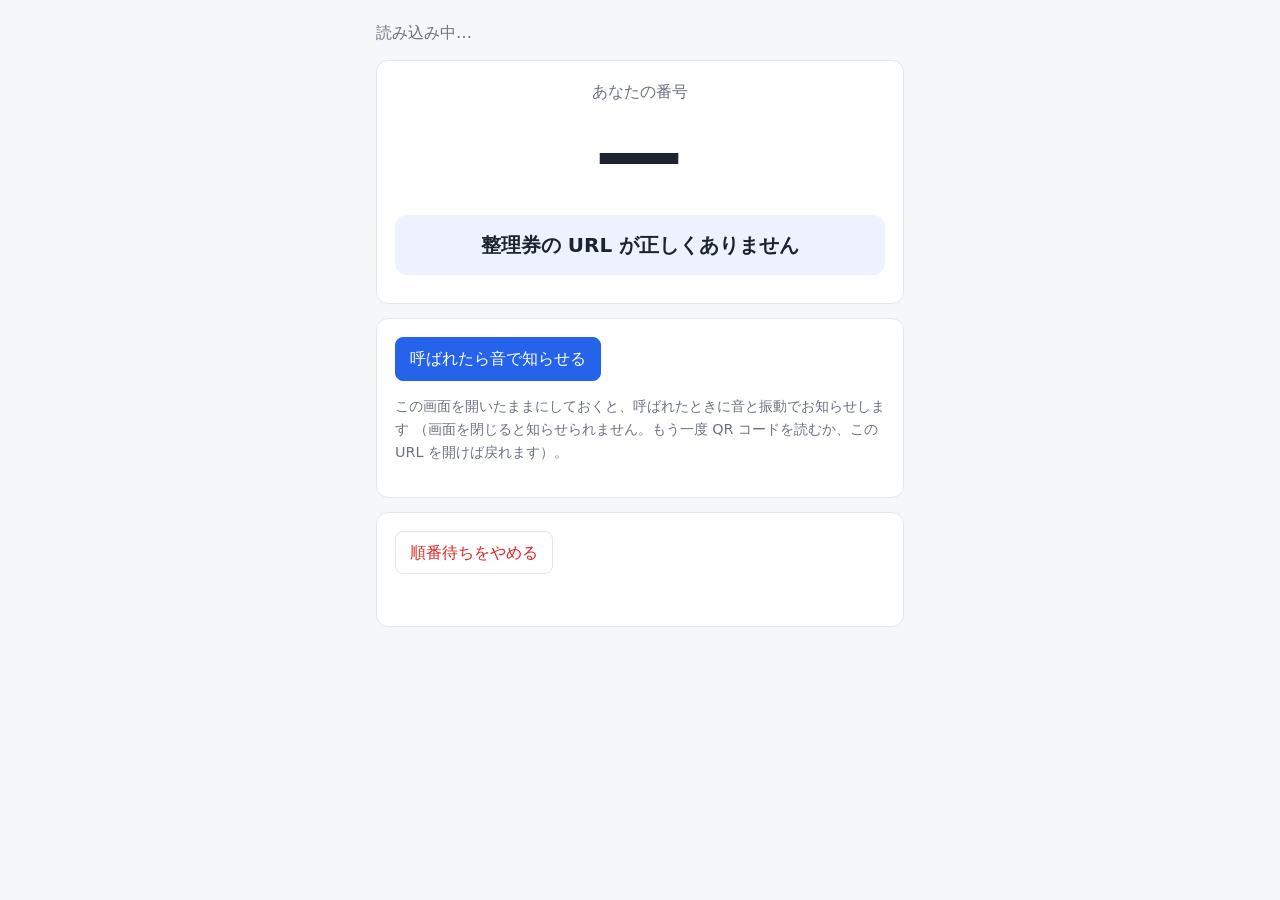
<file: cpp/html/ticket.html>
<!DOCTYPE html>
<html lang="ja">
<head>
<meta charset="utf-8">
<meta name="viewport" content="width=device-width, initial-scale=1">
<title>整理券</title>
<link rel="stylesheet" href="junban.css">
</head>
<body>
<main>
  <div class="muted" id="storeName">読み込み中…</div>

  <div class="card ticket">
    <div class="label">あなたの番号</div>
    <div class="num" id="num">—</div>
    <div class="sub" id="sub"></div>
    <div class="state" id="state">…</div>
    <div class="calling muted" id="calling"></div>
  </div>

  <div class="card" id="soundCard">
    <div class="row" style="margin-top:0">
      <button id="sound" class="primary">呼ばれたら音で知らせる</button>
      <span id="soundState" class="muted"></span>
    </div>
    <p class="note">この画面を開いたままにしておくと、呼ばれたときに音と振動でお知らせします
      （画面を閉じると知らせられません。もう一度 QR コードを読むか、この URL を開けば戻れます）。</p>
  </div>

  <div class="card" id="cancelCard">
    <button id="cancel" class="danger">順番待ちをやめる</button>
    <div id="msg" class="msg"></div>
  </div>
  <div id="loadMsg" class="msg"></div>
</main>

<script src="junban.js"></script>
<script>
"use strict";

const TOKEN = PARAMS.get("t") || "";
let lastStatus = null;
let audio = null;     // ボタンを押して許可をもらった AudioContext

function beep() {
  if (!audio) return;
  const t0 = audio.currentTime;
  for (let i = 0; i < 3; i++) {
    const o = audio.createOscillator(), g = audio.createGain();
    o.type = "sine";
    o.frequency.value = 880;
    g.gain.setValueAtTime(0.0001, t0 + i * 0.45);
    g.gain.exponentialRampToValueAtTime(0.4, t0 + i * 0.45 + 0.02);
    g.gain.exponentialRampToValueAtTime(0.0001, t0 + i * 0.45 + 0.35);
    o.connect(g).connect(audio.destination);
    o.start(t0 + i * 0.45);
    o.stop(t0 + i * 0.45 + 0.4);
  }
}

$("sound").onclick = () => {
  try {
    audio = audio || new (window.AudioContext || window.webkitAudioContext)();
    audio.resume();
    beep();
    $("soundState").textContent = "オンになりました（いまの音が鳴ります）";
    $("sound").textContent = "もう一度鳴らしてみる";
  } catch (e) {
    $("soundState").textContent = "このブラウザでは音を鳴らせません";
  }
};

function notifyCalled() {
  beep();
  try { if (navigator.vibrate) navigator.vibrate([400, 200, 400, 200, 400]); } catch (e) {}
}

const STATE_TEXT = {
  seated: "ご案内しました。ありがとうございました",
  skipped: "お呼びしましたが、いらっしゃいませんでした。お店の方にお声がけください",
  canceled: "順番待ちをやめました",
};

async function refresh() {
  if (!TOKEN) {
    $("state").textContent = "整理券の URL が正しくありません";
    return;
  }
  const r = await api("ticket", { token: TOKEN });
  if (r.status !== "success") {
    showMsg("loadMsg", msgOf(r), "err");
    return;
  }
  showMsg("loadMsg", "");
  const t = r.ticket;
  $("storeName").textContent = r.store.name;
  $("num").textContent = t.number;
  $("sub").textContent = (t.seat_name ? t.seat_name + "・" : "") + t.people + " 名・" + hhmm(t.created_at) + " 受付";

  const st = $("state");
  let title = t.number + " 番";
  if (!r.today) {
    st.className = "state done";
    st.textContent = "前の営業日の整理券です";
  } else if (t.status === "waiting") {
    st.className = "state";
    st.textContent = t.ahead === 0 ? "次にお呼びします" : "あと " + t.ahead + " 組でお呼びします";
    title += "（あと " + t.ahead + " 組）";
  } else if (t.status === "called") {
    st.className = "state called";
    st.textContent = "お呼びしています！お店の入口へお越しください";
    title = "【お呼び出し】" + title;
  } else {
    st.className = "state done";
    st.textContent = STATE_TEXT[t.status] || t.status;
  }
  document.title = title + " - " + r.store.name;

  const calling = r.store.calling;
  $("calling").textContent = "";
  if (r.today && calling.length) {
    $("calling").append("いまお呼びしている番号:");
    for (const n of calling) $("calling").append(el("b", { text: n }));
  }

  const active = r.today && (t.status === "waiting" || t.status === "called");
  $("cancelCard").classList.toggle("hidden", !active);
  $("soundCard").classList.toggle("hidden", !active);

  if (t.status === "called" && lastStatus !== null && lastStatus !== "called") notifyCalled();
  lastStatus = t.status;
}

$("cancel").onclick = async () => {
  if (!confirm("順番待ちをやめますか？（取り消すと元に戻せません）")) return;
  const r = await api("cancel", { token: TOKEN });
  if (r.status !== "success") return showMsg("msg", msgOf(r), "err");
  showMsg("msg", "");
  await refresh();
};

refresh();
// 開いている間は 5 秒ごと、裏にある間も 15 秒ごとに確かめる（呼ばれたら音を鳴らすため）
poll(refresh, 5000, 15000);
</script>
</body>
</html>
</file>
<file: cpp/html/junban.css>
/* 順番待ちのページ（take / ticket / staff）共通。色は index.html と同じ */
:root {
  --bg: #f6f7f9; --card: #ffffff; --fg: #1d2330; --muted: #6b7280; --line: #e3e6eb;
  --accent: #2563eb; --accent-fg: #ffffff; --danger: #dc2626; --ok: #15803d;
  --call: #f59e0b; --call-fg: #1d2330; --soft: #eef2ff;
}
@media (prefers-color-scheme: dark) {
  :root {
    --bg: #12151b; --card: #1b2028; --fg: #e6e9ef; --muted: #9aa3b2; --line: #2c333e;
    --accent: #5b8cff; --accent-fg: #0b1020; --danger: #f87171; --ok: #4ade80;
    --call: #fbbf24; --call-fg: #12151b; --soft: #1f2a44;
  }
}
* { box-sizing: border-box; }
body {
  margin: 0; background: var(--bg); color: var(--fg);
  font-family: system-ui, -apple-system, "Segoe UI", "Hiragino Sans", "Noto Sans JP", sans-serif;
  line-height: 1.6;
}
main { max-width: 560px; margin: 0 auto; padding: 20px 16px 64px; }
main.wide { max-width: 1100px; }
h1 { font-size: 1.4rem; margin: 0; }
h2 { font-size: 1.05rem; margin: 0 0 10px; }
.card { background: var(--card); border: 1px solid var(--line); border-radius: 12px; padding: 18px; margin-top: 14px; }
.muted, .note { color: var(--muted); }
.note { font-size: .9rem; }
.hidden { display: none !important; }
a { color: var(--accent); }
button {
  font: inherit; border: 1px solid var(--line); background: var(--card); color: var(--fg);
  padding: 8px 14px; border-radius: 8px; cursor: pointer;
}
button.primary { background: var(--accent); border-color: var(--accent); color: var(--accent-fg); }
button.big { width: 100%; padding: 14px; font-size: 1.15rem; font-weight: 700; border-radius: 12px; }
button.danger { color: var(--danger); }
button.call { background: var(--call); border-color: var(--call); color: var(--call-fg); font-weight: 700; }
button:disabled { opacity: .45; cursor: not-allowed; }
input[type=text] {
  font: inherit; padding: 8px 10px; border-radius: 8px; border: 1px solid var(--line);
  background: var(--bg); color: var(--fg); width: 100%; max-width: 240px;
}
.row { display: flex; gap: 8px; flex-wrap: wrap; align-items: center; margin-top: 10px; }
.msg { min-height: 1.6em; margin-top: 10px; font-size: .95rem; }
.msg.err { color: var(--danger); }
.msg.ok { color: var(--ok); }
.pill { display: inline-block; font-size: .8rem; padding: 1px 10px; border-radius: 999px; border: 1px solid var(--line); }
.pill.on { border-color: var(--ok); color: var(--ok); }
.pill.off { border-color: var(--danger); color: var(--danger); }

/* 受付 */
.choices { display: grid; grid-template-columns: repeat(auto-fit, minmax(140px, 1fr)); gap: 10px; }
.choice { text-align: left; padding: 12px 14px; border-radius: 12px; }
.choice.sel { border: 2px solid var(--accent); background: var(--soft); }
.choice b { display: block; font-size: 1.1rem; }
.stepper { display: flex; align-items: center; gap: 16px; }
.stepper button { width: 52px; height: 52px; font-size: 1.5rem; border-radius: 50%; padding: 0; }
.stepper .n { font-size: 2rem; font-weight: 700; min-width: 3ch; text-align: center; }

/* 整理券 */
.ticket { text-align: center; }
.ticket .label { color: var(--muted); }
.ticket .num { font-size: 5.5rem; font-weight: 800; line-height: 1.1; letter-spacing: .02em; }
.ticket .sub { color: var(--muted); }
.state { margin-top: 14px; padding: 14px; border-radius: 12px; background: var(--soft); font-size: 1.25rem; font-weight: 700; }
.state.called { background: var(--call); color: var(--call-fg); animation: blink 1s ease-in-out infinite alternate; }
.state.done { background: transparent; border: 1px solid var(--line); color: var(--muted); font-weight: 600; }
@keyframes blink { from { opacity: 1; } to { opacity: .65; } }
.calling { margin-top: 10px; }
.calling b { font-size: 1.3rem; margin: 0 4px; }

/* 店員 */
.cols { display: grid; grid-template-columns: repeat(auto-fit, minmax(260px, 1fr)); gap: 14px; }
.cols .card { margin-top: 0; }
.item { display: flex; justify-content: space-between; align-items: center; gap: 8px; flex-wrap: wrap;
        padding: 8px 0; border-top: 1px solid var(--line); }
.item:first-of-type { border-top: none; }
.item .no { font-size: 1.4rem; font-weight: 800; margin-right: 6px; }
.item .meta { font-size: .85rem; color: var(--muted); }
.item .row { margin-top: 0; }
.item.called { background: color-mix(in srgb, var(--call) 18%, transparent); border-radius: 8px; padding: 8px; }
.qr-box { display: flex; gap: 14px; align-items: center; flex-wrap: wrap; margin-top: 10px; }
.qr-box .meta { font-size: .85rem; color: var(--muted); word-break: break-all; }
.toggle {
  position: relative; width: 64px; height: 36px; border-radius: 18px; padding: 0;
  background: var(--line); border: none; flex: none;
}
.toggle::after {
  content: ""; position: absolute; top: 4px; left: 4px; width: 28px; height: 28px;
  border-radius: 50%; background: #fff; transition: left .2s;
}
.toggle.on { background: var(--ok); }
.toggle.on::after { left: 32px; }
</file>
